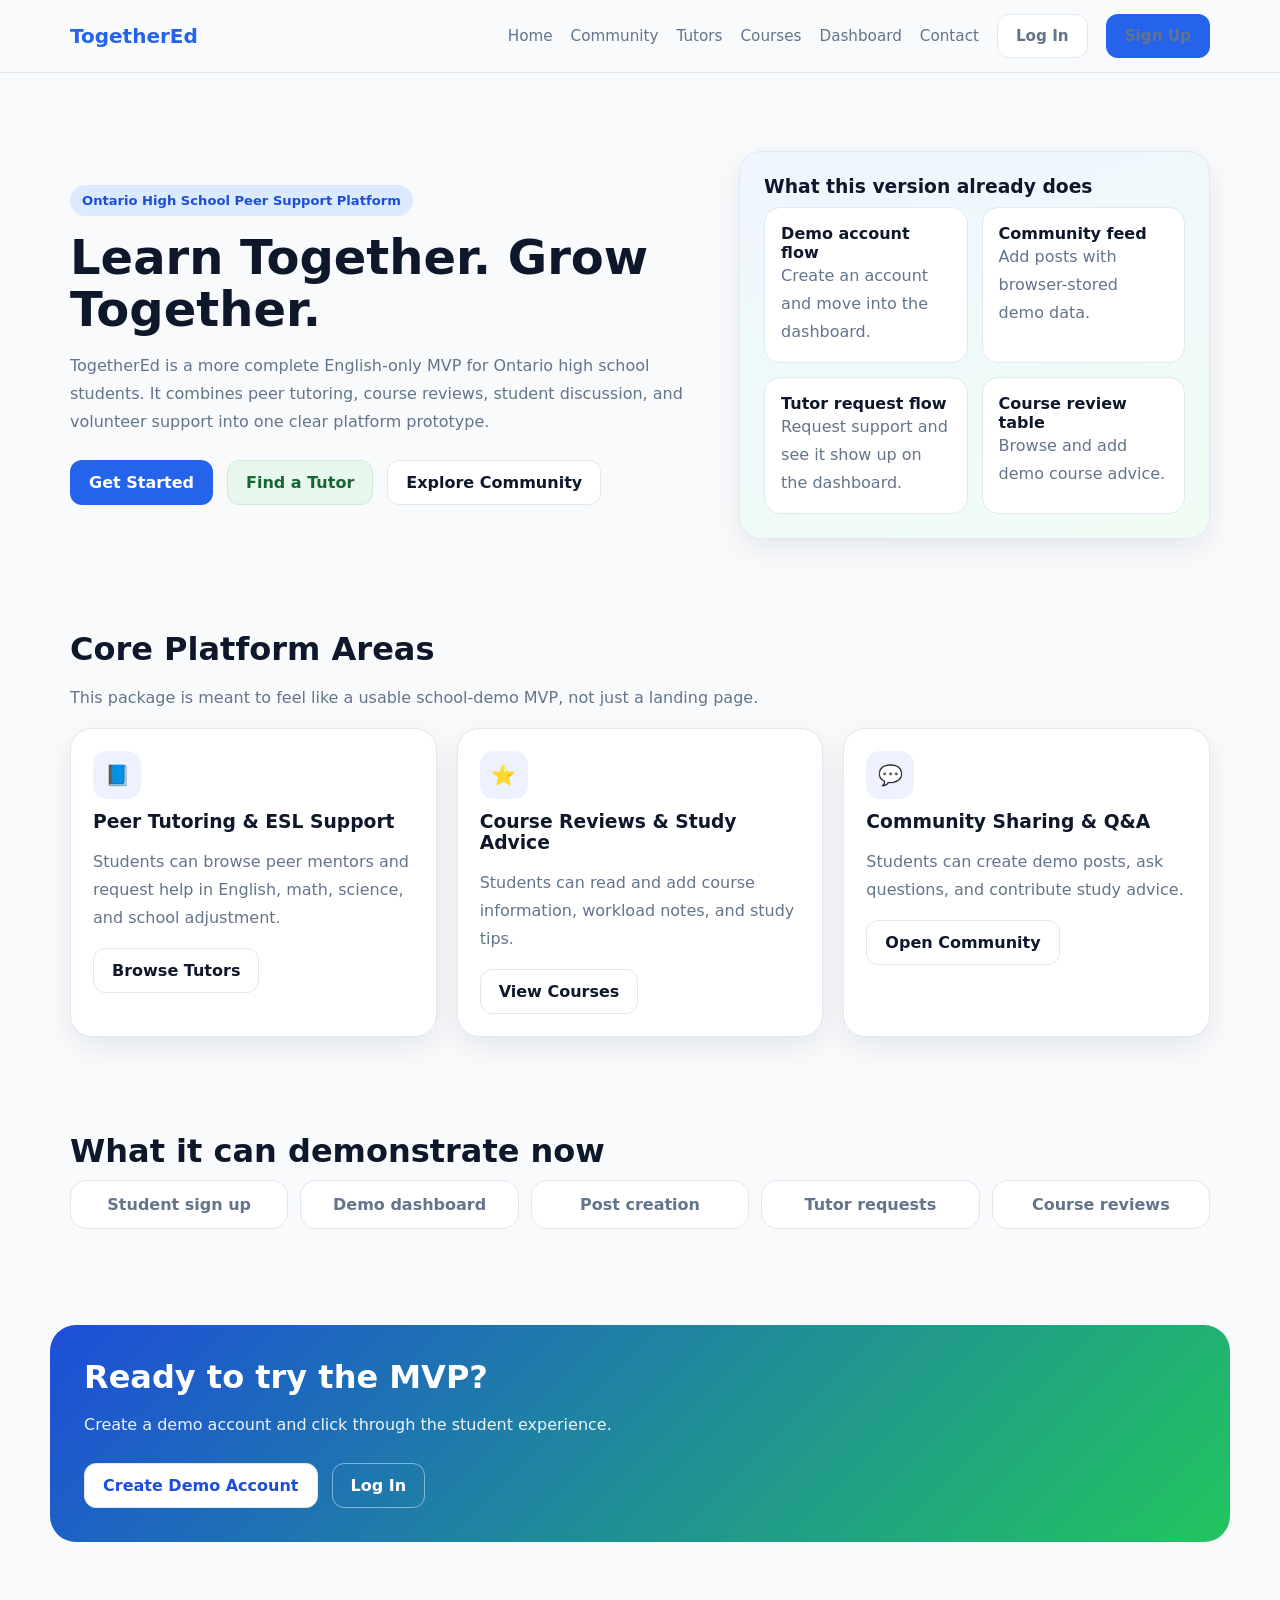
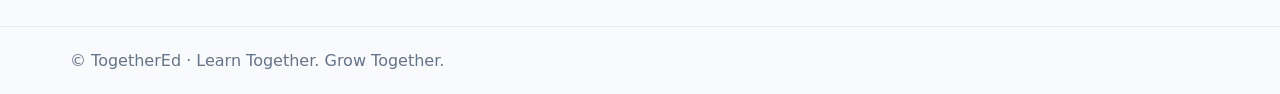
<file: index.html>
<!DOCTYPE html>
<html lang="en">
<head>
  <meta charset="UTF-8">
  <meta name="viewport" content="width=device-width, initial-scale=1.0">
  <title>TogetherEd Home</title>
  <link rel="stylesheet" href="styles.css">
</head>
<body>
  <header class="nav">
    <div class="container nav-inner">
      <a class="brand" href="index.html">TogetherEd</a>
      <nav class="nav-links">
        <a href="index.html">Home</a>
        
        <a href="community.html">Community</a>
        <a href="tutors.html">Tutors</a>
        <a href="courses.html">Courses</a>
        <a href="dashboard.html">Dashboard</a>
        <a href="contact.html">Contact</a>
    
        
        <a class="btn btn-outline" href="login.html">Log In</a>
        <a class="btn btn-primary" href="signup.html">Sign Up</a>
    
      </nav>
    </div>
  </header>
  
<main>
  <section class="hero">
    <div class="container hero-grid">
      <div>
        <span class="eyebrow">Ontario High School Peer Support Platform</span>
        <h1>Learn Together. Grow Together.</h1>
        <p class="subtitle">TogetherEd is a more complete English-only MVP for Ontario high school students. It combines peer tutoring, course reviews, student discussion, and volunteer support into one clear platform prototype.</p>
        <div class="hero-actions">
          <a class="btn btn-primary" href="signup.html">Get Started</a>
          <a class="btn btn-secondary" href="tutors.html">Find a Tutor</a>
          <a class="btn btn-outline" href="community.html">Explore Community</a>
        </div>
      </div>
      <div class="panel">
        <h3>What this version already does</h3>
        <div class="cards-mini">
          <div class="mini"><strong>Demo account flow</strong><div class="small">Create an account and move into the dashboard.</div></div>
          <div class="mini"><strong>Community feed</strong><div class="small">Add posts with browser-stored demo data.</div></div>
          <div class="mini"><strong>Tutor request flow</strong><div class="small">Request support and see it show up on the dashboard.</div></div>
          <div class="mini"><strong>Course review table</strong><div class="small">Browse and add demo course advice.</div></div>
        </div>
      </div>
    </div>
  </section>

  <section class="section">
    <div class="container">
      <h2>Core Platform Areas</h2>
      <p class="lead">This package is meant to feel like a usable school-demo MVP, not just a landing page.</p>
      <div class="grid-3">
        <div class="card">
          <div class="icon">📘</div>
          <h3>Peer Tutoring & ESL Support</h3>
          <p class="lead">Students can browse peer mentors and request help in English, math, science, and school adjustment.</p>
          <a class="btn btn-outline" href="tutors.html">Browse Tutors</a>
        </div>
        <div class="card">
          <div class="icon">⭐</div>
          <h3>Course Reviews & Study Advice</h3>
          <p class="lead">Students can read and add course information, workload notes, and study tips.</p>
          <a class="btn btn-outline" href="courses.html">View Courses</a>
        </div>
        <div class="card">
          <div class="icon">💬</div>
          <h3>Community Sharing & Q&A</h3>
          <p class="lead">Students can create demo posts, ask questions, and contribute study advice.</p>
          <a class="btn btn-outline" href="community.html">Open Community</a>
        </div>
      </div>
    </div>
  </section>

  <section class="section">
    <div class="container">
      <h2>What it can demonstrate now</h2>
      <div class="pill-grid">
        <div class="pill">Student sign up</div>
        <div class="pill">Demo dashboard</div>
        <div class="pill">Post creation</div>
        <div class="pill">Tutor requests</div>
        <div class="pill">Course reviews</div>
      </div>
    </div>
  </section>

  <section class="section">
    <div class="container cta">
      <h2>Ready to try the MVP?</h2>
      <p class="lead">Create a demo account and click through the student experience.</p>
      <div class="hero-actions">
        <a class="btn btn-outline" style="background:#fff;color:#1d4ed8" href="signup.html">Create Demo Account</a>
        <a class="btn btn-outline" style="background:transparent;border-color:rgba(255,255,255,.45);color:#fff" href="login.html">Log In</a>
      </div>
    </div>
  </section>
</main>

  <footer class="footer">
    <div class="container">© <span id="year"></span> TogetherEd · Learn Together. Grow Together.</div>
  </footer>
  <script src="app.js"></script>
</body>
</html>
</file>
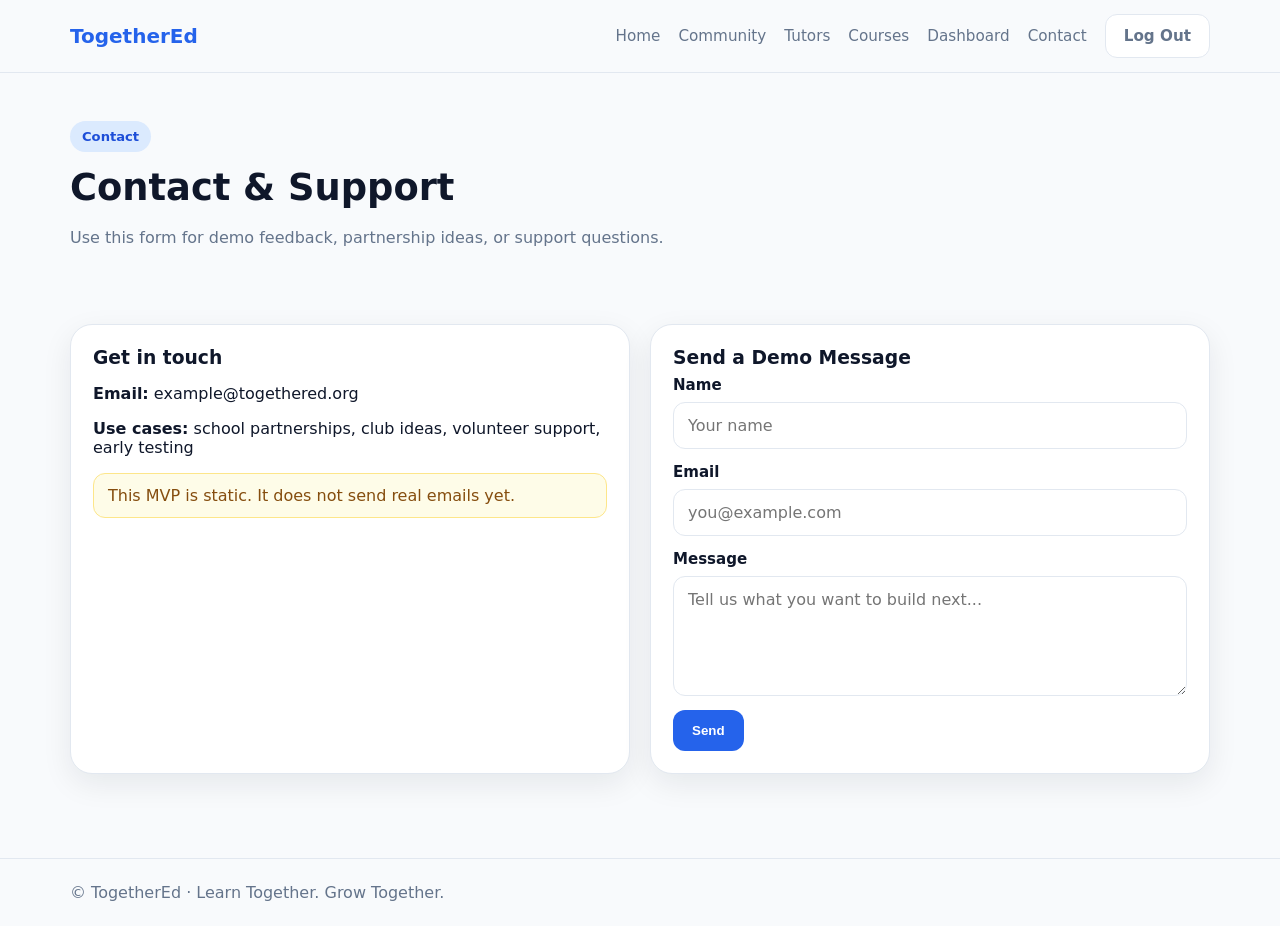
<file: contact.html>
<!DOCTYPE html>
<html lang="en">
<head>
  <meta charset="UTF-8">
  <meta name="viewport" content="width=device-width, initial-scale=1.0">
  <title>TogetherEd Contact</title>
  <link rel="stylesheet" href="styles.css">
</head>
<body>
  <header class="nav">
    <div class="container nav-inner">
      <a class="brand" href="index.html">TogetherEd</a>
      <nav class="nav-links">
        <a href="index.html">Home</a>
        
        <a href="community.html">Community</a>
        <a href="tutors.html">Tutors</a>
        <a href="courses.html">Courses</a>
        <a href="dashboard.html">Dashboard</a>
        <a href="contact.html">Contact</a>
    
        <a class="btn btn-outline" id="logout-btn" href="#">Log Out</a>
      </nav>
    </div>
  </header>
  
<main>
  <section class="page-hero">
    <div class="container">
      <span class="eyebrow">Contact</span>
      <h1>Contact & Support</h1>
      <p class="subtitle">Use this form for demo feedback, partnership ideas, or support questions.</p>
    </div>
  </section>

  <section class="section">
    <div class="container grid-2">
      <div class="card">
        <h3>Get in touch</h3>
        <p><strong>Email:</strong> example@togethered.org</p>
        <p><strong>Use cases:</strong> school partnerships, club ideas, volunteer support, early testing</p>
        <div class="notice">This MVP is static. It does not send real emails yet.</div>
      </div>
      <div class="card">
        <h3>Send a Demo Message</h3>
        <form id="contact-form">
          <div class="form-group">
            <label>Name</label>
            <input placeholder="Your name">
          </div>
          <div class="form-group">
            <label>Email</label>
            <input type="email" placeholder="you@example.com">
          </div>
          <div class="form-group">
            <label>Message</label>
            <textarea placeholder="Tell us what you want to build next..."></textarea>
          </div>
          <button class="btn btn-primary" type="submit">Send</button>
        </form>
      </div>
    </div>
  </section>
</main>

  <footer class="footer">
    <div class="container">© <span id="year"></span> TogetherEd · Learn Together. Grow Together.</div>
  </footer>
  <script src="app.js"></script>
</body>
</html>
</file>
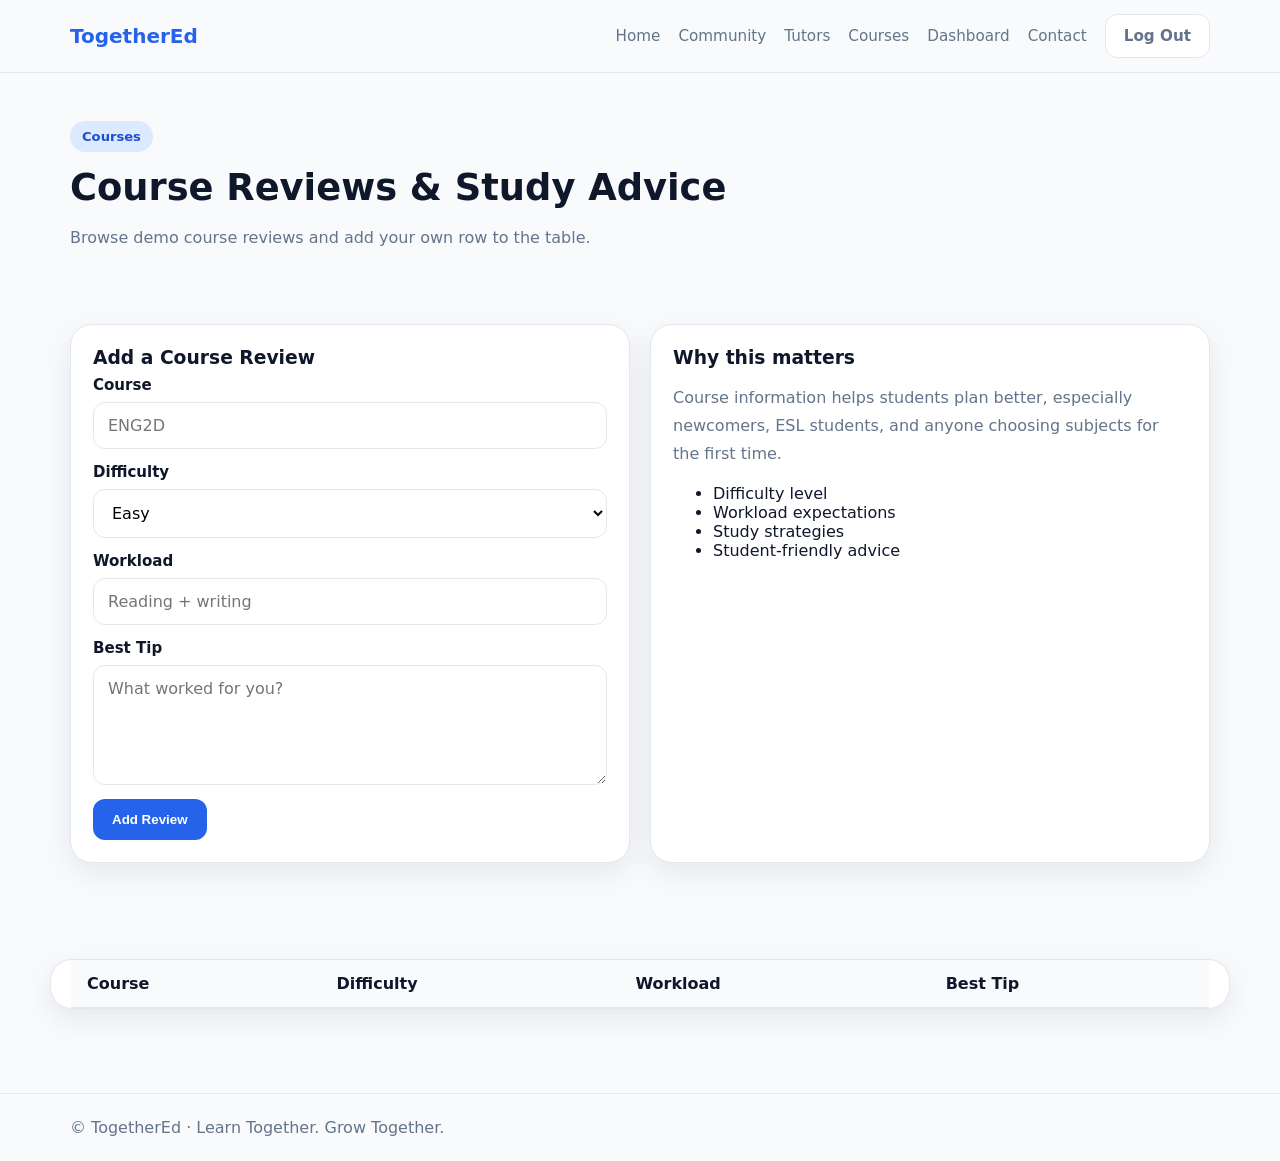
<file: courses.html>
<!DOCTYPE html>
<html lang="en">
<head>
  <meta charset="UTF-8">
  <meta name="viewport" content="width=device-width, initial-scale=1.0">
  <title>TogetherEd Courses</title>
  <link rel="stylesheet" href="styles.css">
</head>
<body>
  <header class="nav">
    <div class="container nav-inner">
      <a class="brand" href="index.html">TogetherEd</a>
      <nav class="nav-links">
        <a href="index.html">Home</a>
        
        <a href="community.html">Community</a>
        <a href="tutors.html">Tutors</a>
        <a href="courses.html">Courses</a>
        <a href="dashboard.html">Dashboard</a>
        <a href="contact.html">Contact</a>
    
        <a class="btn btn-outline" id="logout-btn" href="#">Log Out</a>
      </nav>
    </div>
  </header>
  
<main>
  <section class="page-hero">
    <div class="container">
      <span class="eyebrow">Courses</span>
      <h1>Course Reviews & Study Advice</h1>
      <p class="subtitle">Browse demo course reviews and add your own row to the table.</p>
    </div>
  </section>

  <section class="section">
    <div class="container grid-2">
      <div class="card">
        <h3>Add a Course Review</h3>
        <form id="course-review-form">
          <div class="form-group">
            <label>Course</label>
            <input id="review-course" placeholder="ENG2D">
          </div>
          <div class="form-group">
            <label>Difficulty</label>
            <select id="review-difficulty">
              <option>Easy</option>
              <option>Medium</option>
              <option>Medium-High</option>
              <option>High</option>
              <option>Supportive</option>
            </select>
          </div>
          <div class="form-group">
            <label>Workload</label>
            <input id="review-workload" placeholder="Reading + writing">
          </div>
          <div class="form-group">
            <label>Best Tip</label>
            <textarea id="review-tip" placeholder="What worked for you?"></textarea>
          </div>
          <button class="btn btn-primary" type="submit">Add Review</button>
        </form>
      </div>

      <div class="card">
        <h3>Why this matters</h3>
        <p class="lead">Course information helps students plan better, especially newcomers, ESL students, and anyone choosing subjects for the first time.</p>
        <ul class="feature-list">
          <li>Difficulty level</li>
          <li>Workload expectations</li>
          <li>Study strategies</li>
          <li>Student-friendly advice</li>
        </ul>
      </div>
    </div>
  </section>

  <section class="section">
    <div class="container table-wrap">
      <table>
        <thead>
          <tr>
            <th>Course</th>
            <th>Difficulty</th>
            <th>Workload</th>
            <th>Best Tip</th>
          </tr>
        </thead>
        <tbody id="course-review-body"></tbody>
      </table>
    </div>
  </section>
</main>

  <footer class="footer">
    <div class="container">© <span id="year"></span> TogetherEd · Learn Together. Grow Together.</div>
  </footer>
  <script src="app.js"></script>
</body>
</html>
</file>
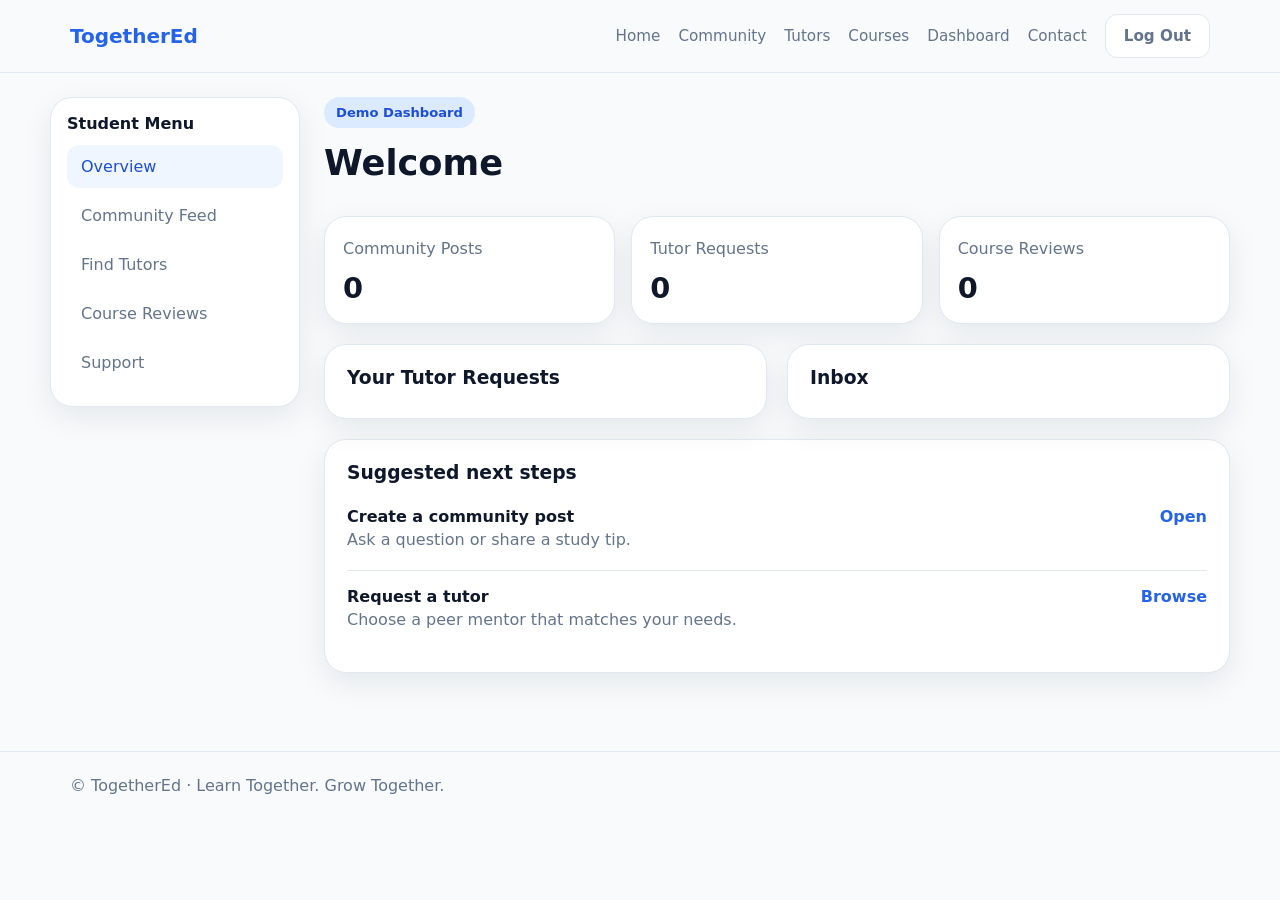
<file: dashboard.html>
<!DOCTYPE html>
<html lang="en">
<head>
  <meta charset="UTF-8">
  <meta name="viewport" content="width=device-width, initial-scale=1.0">
  <title>TogetherEd Dashboard</title>
  <link rel="stylesheet" href="styles.css">
</head>
<body>
  <header class="nav">
    <div class="container nav-inner">
      <a class="brand" href="index.html">TogetherEd</a>
      <nav class="nav-links">
        <a href="index.html">Home</a>
        
        <a href="community.html">Community</a>
        <a href="tutors.html">Tutors</a>
        <a href="courses.html">Courses</a>
        <a href="dashboard.html">Dashboard</a>
        <a href="contact.html">Contact</a>
    
        <a class="btn btn-outline" id="logout-btn" href="#">Log Out</a>
      </nav>
    </div>
  </header>
  
<main>
  <div class="container dashboard">
    <aside class="sidebar">
      <div style="font-weight:800;margin-bottom:12px">Student Menu</div>
      <a class="side-link active" href="dashboard.html">Overview</a>
      <a class="side-link" href="community.html">Community Feed</a>
      <a class="side-link" href="tutors.html">Find Tutors</a>
      <a class="side-link" href="courses.html">Course Reviews</a>
      <a class="side-link" href="contact.html">Support</a>
    </aside>
    <section>
      <div class="top-row">
        <div>
          <span class="eyebrow">Demo Dashboard</span>
          <h1 style="font-size:2.2rem" id="user-name">Welcome</h1>
          <p class="subtitle" id="user-meta"></p>
        </div>
      </div>

      <div class="stats">
        <div class="stat">
          <div class="small">Community Posts</div>
          <div class="kpi" id="stat-posts">0</div>
        </div>
        <div class="stat">
          <div class="small">Tutor Requests</div>
          <div class="kpi" id="stat-requests">0</div>
        </div>
        <div class="stat">
          <div class="small">Course Reviews</div>
          <div class="kpi" id="stat-reviews">0</div>
        </div>
      </div>

      <div class="grid-2">
        <div class="card">
          <h3>Your Tutor Requests</h3>
          <div id="request-list"></div>
        </div>
        <div class="card">
          <h3>Inbox</h3>
          <div id="message-list"></div>
        </div>
      </div>

      <div class="card" style="margin-top:20px">
        <h3>Suggested next steps</h3>
        <div class="list-item">
          <div>
            <strong>Create a community post</strong>
            <div class="small">Ask a question or share a study tip.</div>
          </div>
          <a href="community.html" style="color:var(--primary);font-weight:700">Open</a>
        </div>
        <div class="list-item">
          <div>
            <strong>Request a tutor</strong>
            <div class="small">Choose a peer mentor that matches your needs.</div>
          </div>
          <a href="tutors.html" style="color:var(--primary);font-weight:700">Browse</a>
        </div>
      </div>
    </section>
  </div>
</main>

  <footer class="footer">
    <div class="container">© <span id="year"></span> TogetherEd · Learn Together. Grow Together.</div>
  </footer>
  <script src="app.js"></script>
</body>
</html>
</file>
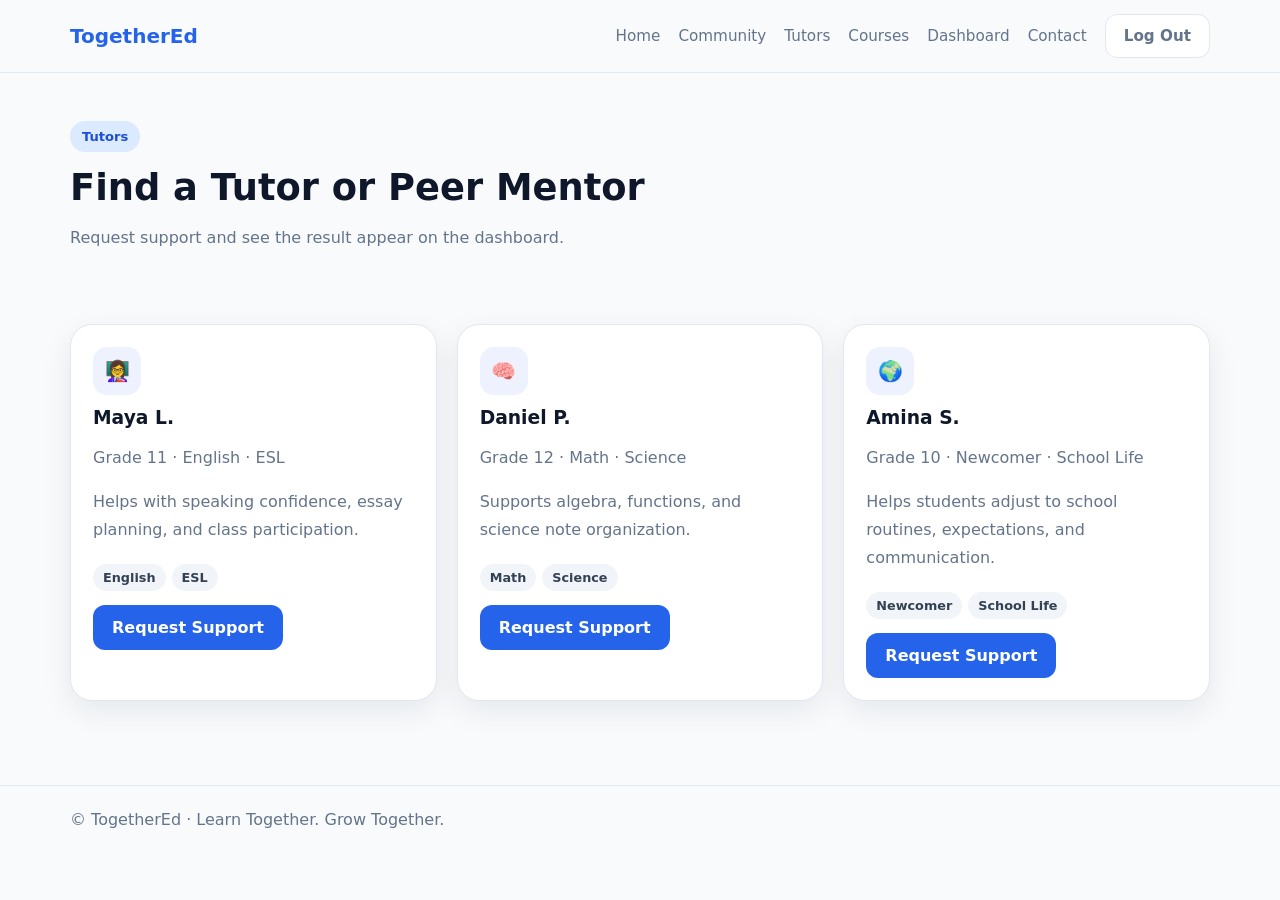
<file: tutors.html>
<!DOCTYPE html>
<html lang="en">
<head>
  <meta charset="UTF-8">
  <meta name="viewport" content="width=device-width, initial-scale=1.0">
  <title>TogetherEd Tutors</title>
  <link rel="stylesheet" href="styles.css">
</head>
<body>
  <header class="nav">
    <div class="container nav-inner">
      <a class="brand" href="index.html">TogetherEd</a>
      <nav class="nav-links">
        <a href="index.html">Home</a>
        
        <a href="community.html">Community</a>
        <a href="tutors.html">Tutors</a>
        <a href="courses.html">Courses</a>
        <a href="dashboard.html">Dashboard</a>
        <a href="contact.html">Contact</a>
    
        <a class="btn btn-outline" id="logout-btn" href="#">Log Out</a>
      </nav>
    </div>
  </header>
  
<main>
  <section class="page-hero">
    <div class="container">
      <span class="eyebrow">Tutors</span>
      <h1>Find a Tutor or Peer Mentor</h1>
      <p class="subtitle">Request support and see the result appear on the dashboard.</p>
    </div>
  </section>

  <section class="section">
    <div class="container grid-3">
      <div class="card">
        <div class="icon">👩‍🏫</div>
        <h3>Maya L.</h3>
        <p class="small">Grade 11 · English · ESL</p>
        <p class="lead">Helps with speaking confidence, essay planning, and class participation.</p>
        <span class="badge">English</span><span class="badge">ESL</span>
        <div style="margin-top:14px"><a class="btn btn-primary" href="#" data-request-tutor="Maya L.">Request Support</a></div>
      </div>

      <div class="card">
        <div class="icon">🧠</div>
        <h3>Daniel P.</h3>
        <p class="small">Grade 12 · Math · Science</p>
        <p class="lead">Supports algebra, functions, and science note organization.</p>
        <span class="badge">Math</span><span class="badge">Science</span>
        <div style="margin-top:14px"><a class="btn btn-primary" href="#" data-request-tutor="Daniel P.">Request Support</a></div>
      </div>

      <div class="card">
        <div class="icon">🌍</div>
        <h3>Amina S.</h3>
        <p class="small">Grade 10 · Newcomer · School Life</p>
        <p class="lead">Helps students adjust to school routines, expectations, and communication.</p>
        <span class="badge">Newcomer</span><span class="badge">School Life</span>
        <div style="margin-top:14px"><a class="btn btn-primary" href="#" data-request-tutor="Amina S.">Request Support</a></div>
      </div>
    </div>
  </section>
</main>

  <footer class="footer">
    <div class="container">© <span id="year"></span> TogetherEd · Learn Together. Grow Together.</div>
  </footer>
  <script src="app.js"></script>
</body>
</html>
</file>
<file: styles.css>
:root{
  --primary:#2563eb; --primary-dark:#1d4ed8; --secondary:#22c55e;
  --bg:#f8fafc; --surface:#ffffff; --text:#0f172a; --muted:#64748b;
  --border:#e2e8f0; --soft:#eff6ff; --shadow:0 10px 30px rgba(15,23,42,.08);
}
*{box-sizing:border-box}
html{scroll-behavior:smooth}
body{
  margin:0; font-family:Inter,system-ui,-apple-system,Segoe UI,Arial,sans-serif;
  background:var(--bg); color:var(--text);
}
a{text-decoration:none;color:inherit}
.container{max-width:1180px;margin:0 auto;padding:0 20px}
.nav{
  position:sticky; top:0; z-index:50; background:rgba(248,250,252,.94);
  backdrop-filter:blur(10px); border-bottom:1px solid var(--border);
}
.nav-inner{min-height:72px;display:flex;justify-content:space-between;align-items:center;gap:20px}
.brand{font-weight:800;font-size:1.25rem;color:var(--primary)}
.nav-links{display:flex;gap:18px;align-items:center;flex-wrap:wrap}
.nav-links a{color:var(--muted);font-size:.95rem}
.nav-links a:hover{color:var(--text)}
.btn{
  display:inline-flex;align-items:center;justify-content:center;
  padding:12px 18px;border-radius:12px;border:1px solid transparent;
  font-weight:700;cursor:pointer;transition:.18s ease;background:none
}
.btn:hover{transform:translateY(-1px)}
.btn-primary{background:var(--primary);color:#fff}
.btn-primary:hover{background:var(--primary-dark)}
.btn-secondary{background:#e8f7ed;color:#166534;border-color:#c8edd5}
.btn-outline{background:#fff;border-color:var(--border)}
.hero{padding:78px 0 56px}
.hero-grid{display:grid;grid-template-columns:1.15fr .85fr;gap:32px;align-items:center}
.eyebrow{
  display:inline-block;padding:8px 12px;border-radius:999px;
  background:#dbeafe;color:#1d4ed8;font-size:.82rem;font-weight:800
}
h1{font-size:3rem;line-height:1.08;margin:16px 0}
h2{font-size:2rem;line-height:1.15;margin:0 0 10px}
h3{margin:0 0 8px}
h4{margin:0 0 8px}
.subtitle,.lead,.small{color:var(--muted);line-height:1.75}
.hero-actions{display:flex;gap:14px;flex-wrap:wrap;margin-top:24px}
.panel,.card,.form-card,.sidebar,.stat,.post,.table-wrap,.empty{
  background:var(--surface);border:1px solid var(--border);border-radius:22px;box-shadow:var(--shadow)
}
.panel{padding:24px;background:linear-gradient(160deg,#eff6ff,#f0fdf4)}
.card{padding:22px}
.section{padding:36px 0 60px}
.grid-3{display:grid;grid-template-columns:repeat(3,1fr);gap:20px}
.grid-2{display:grid;grid-template-columns:repeat(2,1fr);gap:20px}
.grid-4{display:grid;grid-template-columns:repeat(4,1fr);gap:16px}
.icon{
  width:48px;height:48px;border-radius:14px;background:#eef2ff;
  display:grid;place-items:center;font-size:1.25rem;margin-bottom:12px
}
.pill-grid{display:grid;grid-template-columns:repeat(5,1fr);gap:12px}
.pill{
  background:#fff;border:1px solid var(--border);border-radius:16px;
  padding:14px;text-align:center;font-weight:700;color:var(--muted)
}
.badge{
  display:inline-block;padding:6px 10px;border-radius:999px;background:#f1f5f9;
  color:#334155;font-size:.8rem;font-weight:700;margin:4px 6px 0 0
}
.tag{
  display:inline-block;padding:5px 9px;border-radius:999px;background:#e0f2fe;color:#075985;
  font-size:.78rem;font-weight:700;margin:6px 6px 0 0
}
.cta{background:linear-gradient(135deg,#1d4ed8,#22c55e);color:#fff;padding:34px;border-radius:26px}
.cta .lead{color:rgba(255,255,255,.92)}
.footer{border-top:1px solid var(--border);padding:24px 0;color:var(--muted);margin-top:24px}
.page-hero{padding:48px 0 20px}
.page-hero h1{font-size:2.3rem}
.form-card{max-width:560px;margin:42px auto;padding:24px}
.form-row{display:grid;grid-template-columns:1fr 1fr;gap:14px}
.form-group{display:flex;flex-direction:column;gap:8px;margin-bottom:14px}
label{font-weight:700;font-size:.94rem}
input,select,textarea{
  width:100%;padding:13px 14px;border-radius:12px;border:1px solid var(--border);
  font:inherit;background:#fff
}
textarea{min-height:120px;resize:vertical}
.center{text-align:center}
.dashboard{display:grid;grid-template-columns:250px 1fr;gap:24px;padding:24px 0 54px}
.sidebar{padding:16px;height:max-content}
.side-link{
  display:block;padding:12px 14px;border-radius:12px;color:var(--muted);margin-bottom:6px
}
.side-link:hover,.side-link.active{background:#eff6ff;color:#1d4ed8}
.stats{display:grid;grid-template-columns:repeat(3,1fr);gap:16px;margin:18px 0 20px}
.stat{padding:18px}
.kpi{font-size:1.8rem;font-weight:800;margin-top:8px}
.top-row{display:flex;justify-content:space-between;gap:16px;align-items:flex-start}
.post{padding:18px;margin-bottom:14px}
.list-item{
  display:flex;justify-content:space-between;align-items:flex-start;gap:12px;
  padding:16px 0;border-bottom:1px solid var(--border)
}
.list-item:last-child{border-bottom:0}
.table-wrap{overflow:auto}
table{width:100%;border-collapse:collapse}
th,td{padding:14px 16px;border-bottom:1px solid var(--border);text-align:left}
th{background:#f8fafc}
.notice{
  background:#fefce8;border:1px solid #fde68a;color:#854d0e;
  padding:12px 14px;border-radius:12px
}
.hero-mini,.cards-mini{display:grid;grid-template-columns:1fr 1fr;gap:14px;margin-top:10px}
.mini{background:#fff;border:1px solid var(--border);border-radius:16px;padding:16px}
.filters{display:flex;gap:12px;flex-wrap:wrap;margin-bottom:18px}
.empty{padding:22px;color:var(--muted)}
.right{display:flex;justify-content:flex-end}
@media (max-width: 950px){
  .hero-grid,.grid-3,.grid-2,.grid-4,.pill-grid,.dashboard,.stats,.hero-mini,.cards-mini,.form-row{grid-template-columns:1fr}
  h1{font-size:2.2rem}
  .nav-inner{padding:14px 0;align-items:flex-start}
}
</file>
